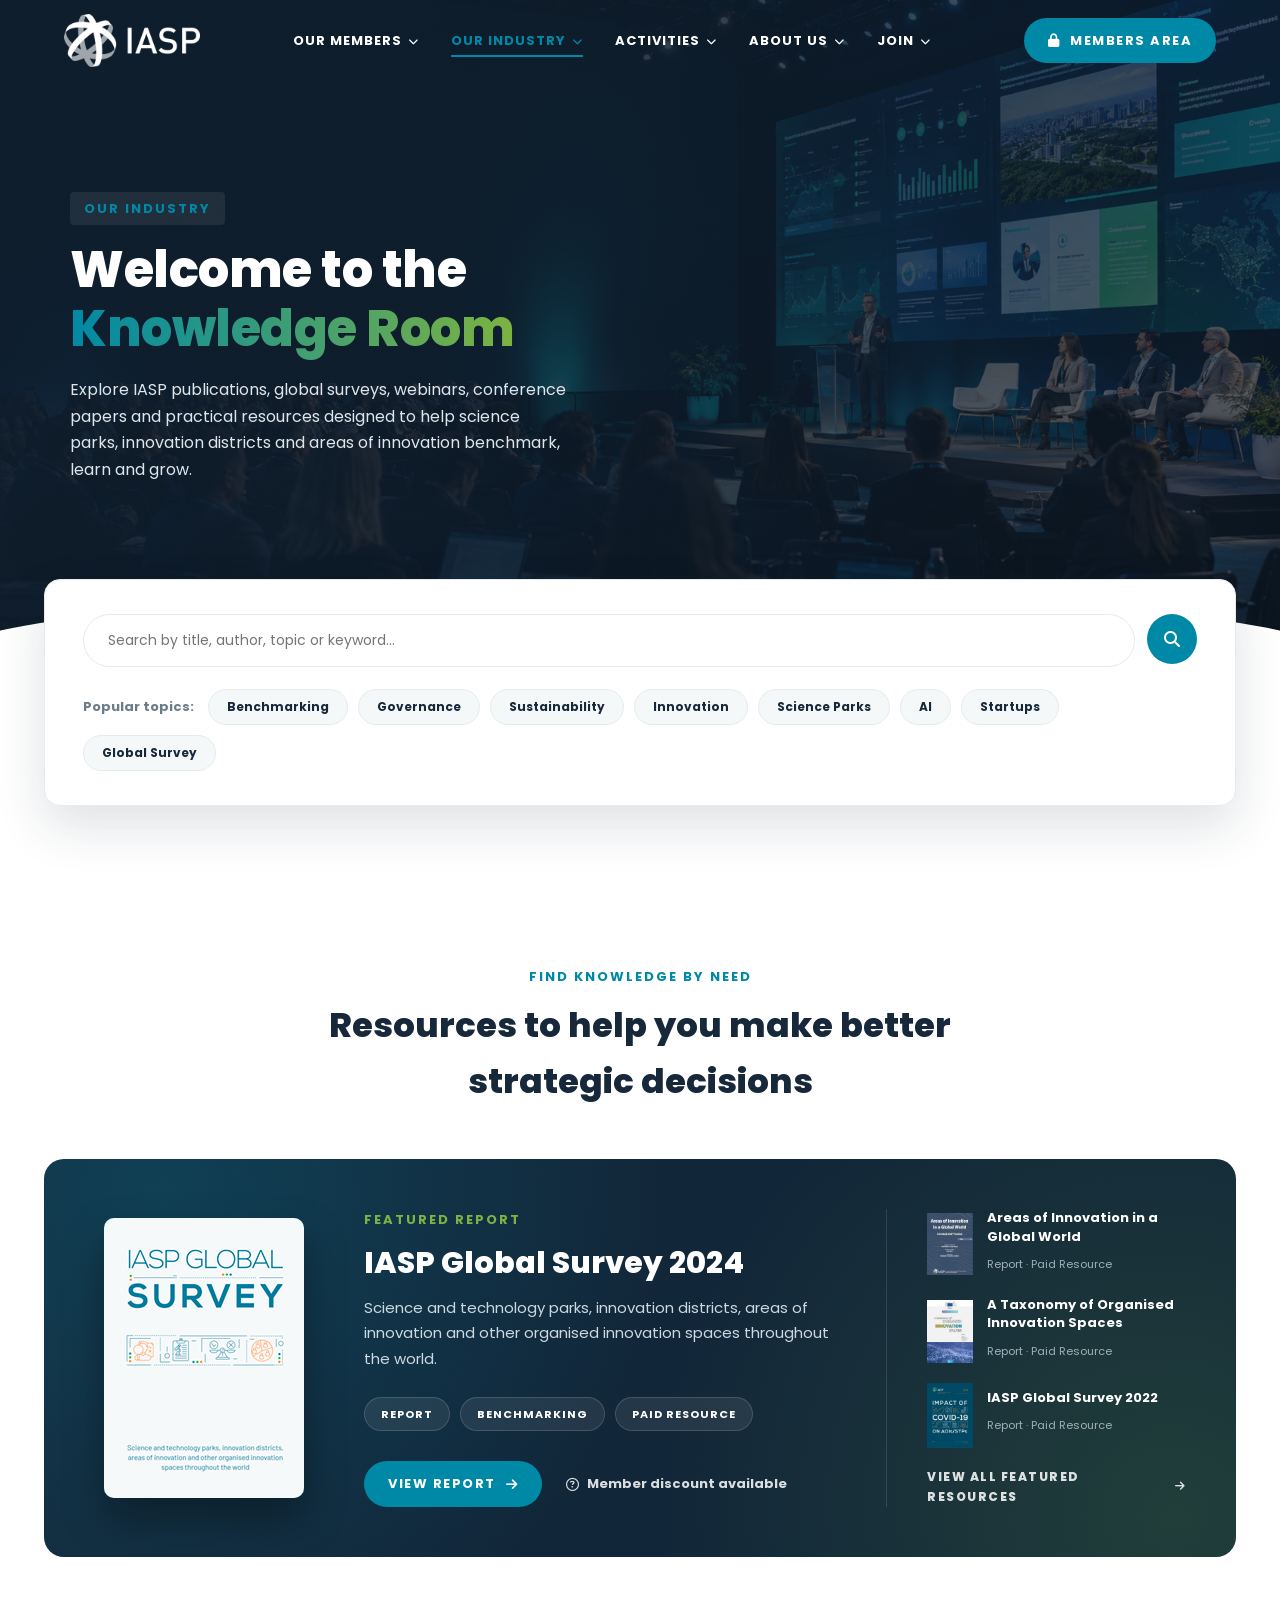
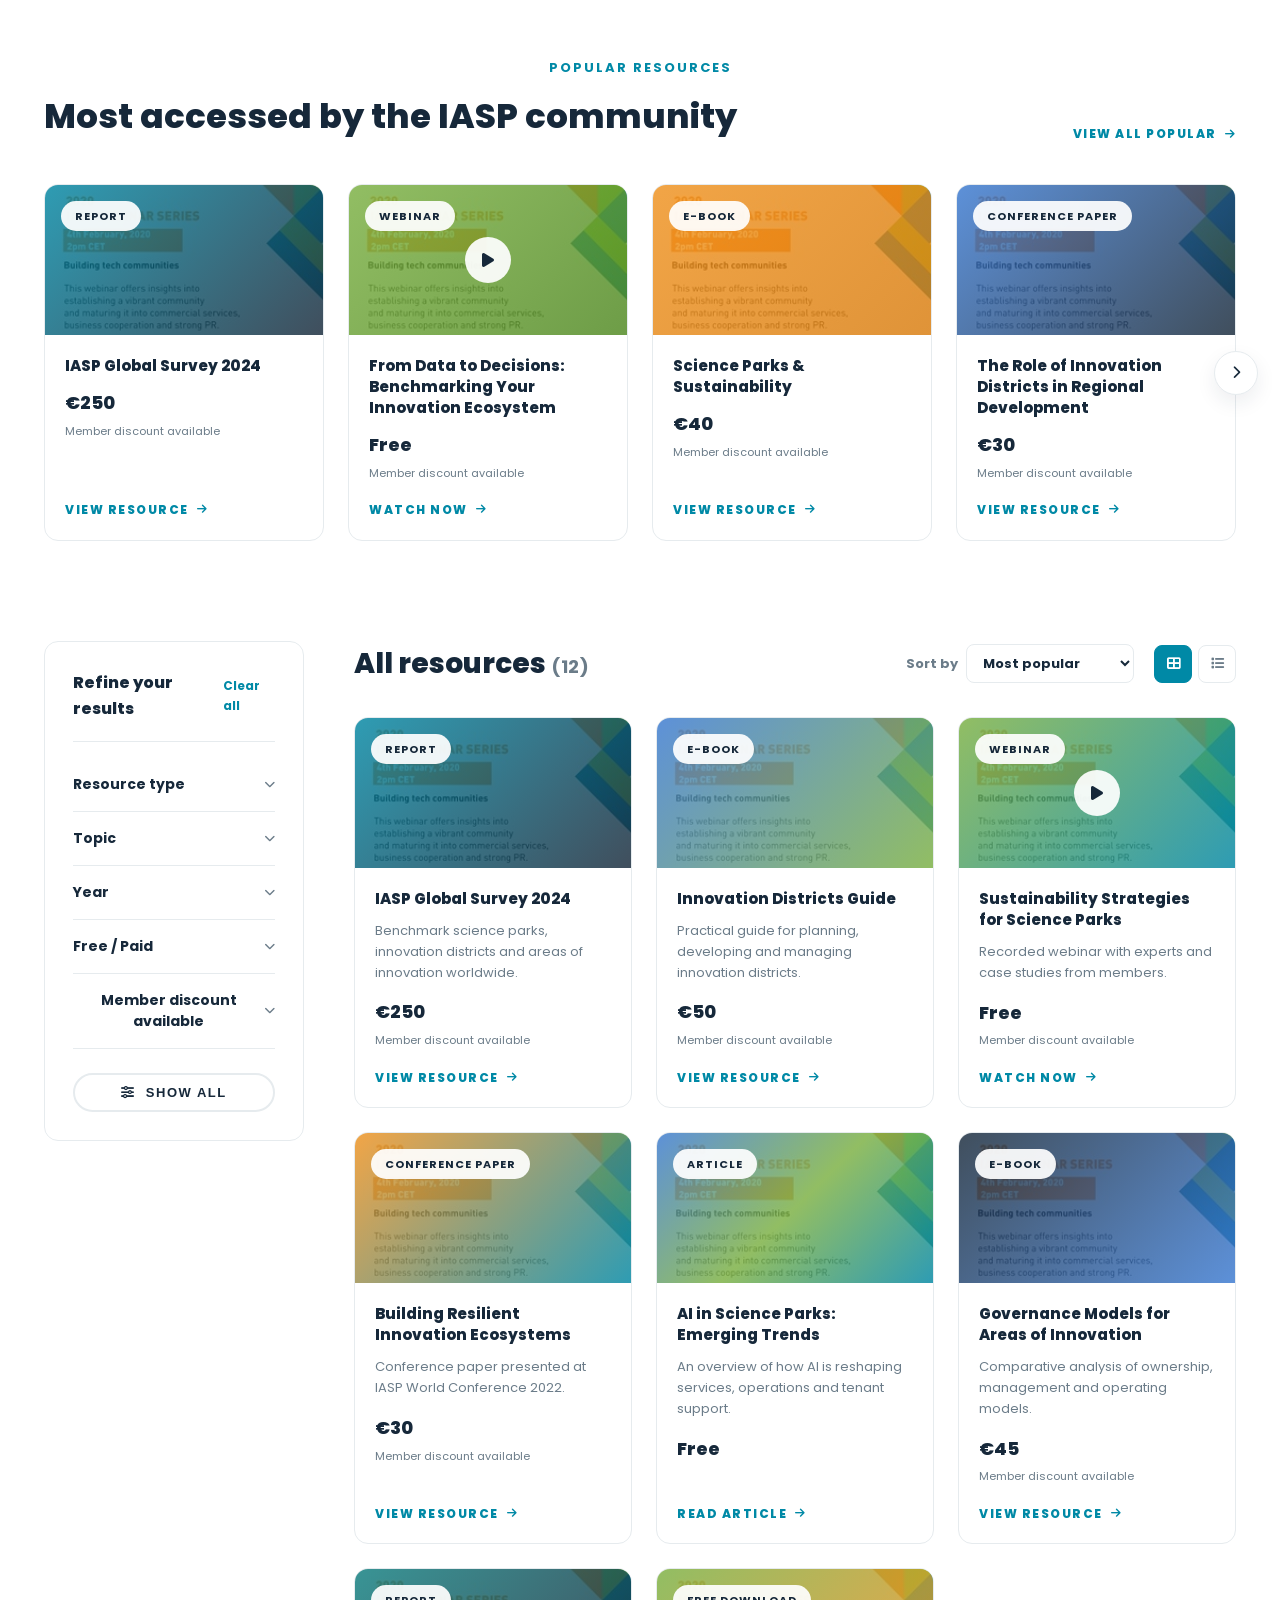
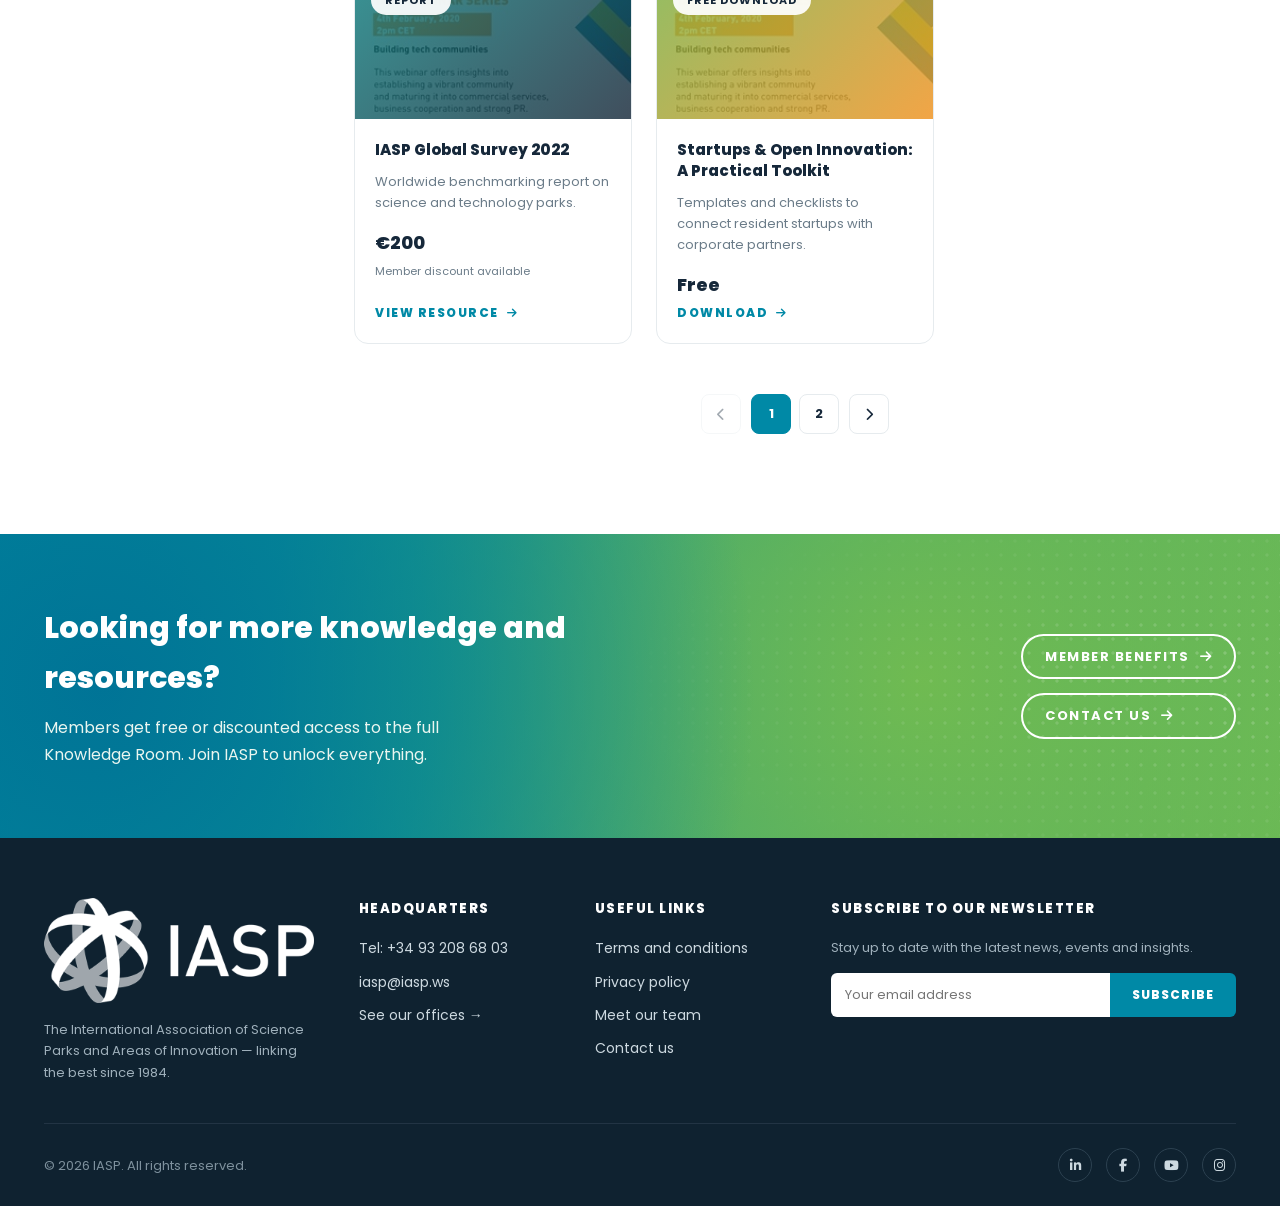
<file: knowledge-room.html>
<!DOCTYPE html>
<html lang="es">
<head>
<meta charset="UTF-8">
<meta name="viewport" content="width=device-width, initial-scale=1.0">
<title>IASP — Knowledge Room</title>
<link rel="icon" type="image/png" href="img/favicon.png">
<link rel="stylesheet" href="https://cdnjs.cloudflare.com/ajax/libs/font-awesome/6.5.1/css/all.min.css">
<link rel="preconnect" href="https://fonts.googleapis.com">
<link rel="preconnect" href="https://fonts.gstatic.com" crossorigin>
<link href="https://fonts.googleapis.com/css2?family=Poppins:wght@400;500;600;700;800&display=swap" rel="stylesheet">

<link rel="stylesheet" href="css/styles.css">
<link rel="stylesheet" href="css/knowledge-room.css">

</head>
<body>

<header>
  <div class="header-inner">
    <a href="index.html" class="logo">
      <img class="logo-on-dark" src="img/iasp-logo-white.png" alt="IASP">
      <img class="logo-on-light" src="img/IASP-logo.png" alt="IASP">
    </a>
    <nav class="main-nav">
      <ul>
        <li class="has-submenu">
          <a class="nav-link" href="/our-members">Our Members <i class="fa-solid fa-chevron-down" style="font-size:10px"></i></a>
          <ul class="submenu">
            <li><a href="/our-members/directory">Directory</a></li>
            <li><a href="/our-members/communities">Communities</a></li>
          </ul>
        </li>
        <li class="has-submenu">
          <a class="nav-link active" href="/our-industry">Our Industry <i class="fa-solid fa-chevron-down" style="font-size:10px"></i></a>
          <ul class="submenu">
            <li><a href="/our-industry/the-role-of-stps-and-areas-of-innovation">The Role of STPs and Areas of Innovation</a></li>
            <li><a href="/our-industry/definitions">Definitions</a></li>
            <li><a href="knowledge-room.html">Knowledge Room</a></li>
            <li><a href="/our-industry/inspiring-solutions">Inspiring Solutions</a></li>
            <li><a href="/our-industry/question-of-the-month">Question of the Month</a></li>
            <li><a href="/our-industry/statistics">Statistics</a></li>
            <li><a href="/our-industry/covid-19-solutions">COVID-19 Solutions</a></li>
          </ul>
        </li>
        <li class="has-submenu">
          <a class="nav-link" href="/activities">Activities <i class="fa-solid fa-chevron-down" style="font-size:10px"></i></a>
          <ul class="submenu">
            <li><a href="/activities/news">News</a></li>
            <li><a href="/activities/blog">Blog</a></li>
            <li><a href="/activities/events">Events</a></li>
            <li><a href="/activities/iasp-world-conference">IASP World Conference</a></li>
            <li><a href="/activities/services">Services</a></li>
            <li><a href="/activities/projects">Projects</a></li>
            <li><a href="/activities/open-opportunities">Open Opportunities</a></li>
          </ul>
        </li>
        <li class="has-submenu">
          <a class="nav-link" href="/about-us">About Us <i class="fa-solid fa-chevron-down" style="font-size:10px"></i></a>
          <ul class="submenu">
            <li><a href="about.html">About IASP</a></li>
            <li><a href="/about-us/board-of-directors">Board of Directors</a></li>
            <li><a href="/about-us/iasp-think-tank">IASP Think Tank</a></li>
            <li><a href="/about-us/partners">Partners</a></li>
            <li><a href="/about-us/our-team">Our Team</a></li>
            <li><a href="/about-us/contact-us">Contact Us</a></li>
          </ul>
        </li>
        <li class="has-submenu">
          <a class="nav-link" href="/join">Join <i class="fa-solid fa-chevron-down" style="font-size:10px"></i></a>
          <ul class="submenu">
            <li><a href="/join/join-iasp">Join IASP</a></li>
            <li><a href="/join/membership-fees">Membership Fees</a></li>
            <li><a href="/join/faq">FAQ</a></li>
            <li><a href="/join/newsletter-signup">Newsletter Signup</a></li>
            <li><a href="/join/app-download">App Download</a></li>
          </ul>
        </li>
      </ul>
      <div class="nav-mobile-extra">
        <a href="#" class="btn btn-teal"><i class="fa-solid fa-lock"></i> Members Area</a>
        <div class="nav-social">
          <a href="#" aria-label="LinkedIn"><i class="fa-brands fa-linkedin-in"></i></a>
          <a href="#" aria-label="Facebook"><i class="fa-brands fa-facebook-f"></i></a>
          <a href="#" aria-label="YouTube"><i class="fa-brands fa-youtube"></i></a>
          <a href="#" aria-label="Instagram"><i class="fa-brands fa-instagram"></i></a>
        </div>
      </div>
    </nav>
    <div class="header-actions">
      <a href="#" class="btn btn-teal" style="padding:10px 22px;"><i class="fa-solid fa-lock"></i> Members Area</a>
      <button class="menu-toggle" aria-label="Abrir menú"><i class="fa-solid fa-bars"></i></button>
    </div>
  </div>
</header>

<!-- ============ HERO ============ -->
<section class="hero hero-knowledge">
  <div class="container">
    <div class="hero-content">
      <span class="label">Our Industry</span>
      <h1>Welcome to the <span class="text-gradient">Knowledge Room</span></h1>
      <p>Explore IASP publications, global surveys, webinars, conference papers and practical resources designed to help science parks, innovation districts and areas of innovation benchmark, learn and grow.</p>
    </div>
  </div>
</section>

<!-- ============ SEARCH MODULE ============ -->
<section class="search-module">
  <div class="container">
    <div class="search-card">
      <form class="search-bar" onsubmit="return false;">
        <input type="text" placeholder="Search by title, author, topic or keyword...">
        <button type="submit" aria-label="Search"><i class="fa-solid fa-magnifying-glass"></i></button>
      </form>
      <div class="topics-row">
        <span class="topics-label">Popular topics:</span>
        <a href="#" class="topic-chip">Benchmarking</a>
        <a href="#" class="topic-chip">Governance</a>
        <a href="#" class="topic-chip">Sustainability</a>
        <a href="#" class="topic-chip">Innovation</a>
        <a href="#" class="topic-chip">Science Parks</a>
        <a href="#" class="topic-chip">AI</a>
        <a href="#" class="topic-chip">Startups</a>
        <a href="#" class="topic-chip">Global Survey</a>
      </div>
    </div>
  </div>
</section>

<!-- ============ FIND KNOWLEDGE BY NEED ============ -->
<section class="find-need">
  <div class="container">
    <span class="label center">Find Knowledge by Need</span>
    <h2>Resources to help you make better strategic decisions</h2>
    <!--<div class="need-grid">
      <div class="need-card need-green">
        <div class="icon-circle"><i class="fa-solid fa-chart-line"></i></div>
        <h3>Benchmark your performance</h3>
        <p>Reports, surveys and data to compare your organisation with global peers.</p>
        <a href="#" class="explore-link">Explore resources <i class="fa-solid fa-arrow-right"></i></a>
      </div>
      <div class="need-card need-blue">
        <div class="icon-circle"><i class="fa-solid fa-landmark"></i></div>
        <h3>Improve governance and management</h3>
        <p>Guides and publications on ownership, operations, services and evaluation.</p>
        <a href="#" class="explore-link">Explore resources <i class="fa-solid fa-arrow-right"></i></a>
      </div>
      <div class="need-card need-teal">
        <div class="icon-circle"><i class="fa-solid fa-globe"></i></div>
        <h3>Understand global trends</h3>
        <p>Insights on innovation, sustainability, digital transformation and emerging sectors.</p>
        <a href="#" class="explore-link">Explore resources <i class="fa-solid fa-arrow-right"></i></a>
      </div>
      <div class="need-card need-orange">
        <div class="icon-circle"><i class="fa-solid fa-people-group"></i></div>
        <h3>Learn from peers</h3>
        <p>Webinars, conference papers and case studies from IASP members worldwide.</p>
        <a href="#" class="explore-link">Explore resources <i class="fa-solid fa-arrow-right"></i></a>
      </div>
    </div>-->
  </div>
</section>

<!-- ============ FEATURED REPORT ============ -->
<section class="featured-report">
  <div class="container">
    <div class="featured-card">
      <div class="featured-cover">
        <div class="cover-mock cover-mock-lg">
          <img src="img/iasp_global_survey.png">
        </div>
      </div>
      <div class="featured-info">
        <span class="label">Featured Report</span>
        <h3>IASP Global Survey 2024</h3>
        <p>Science and technology parks, innovation districts, areas of innovation and other organised innovation spaces throughout the world.</p>
        <div class="tag-row">
          <span class="res-tag">Report</span>
          <span class="res-tag">Benchmarking</span>
          <span class="res-tag">Paid Resource</span>
        </div>
        <div class="featured-actions">
          <a href="#" class="btn btn-teal">View Report <i class="fa-solid fa-arrow-right"></i></a>
          <a href="#" class="member-discount-pill"><i class="fa-regular fa-circle-question"></i> Member discount available</a>
        </div>
      </div>
      <div class="featured-related">
        <a href="#" class="related-item">
          <div class="related-thumb thumb-navy"><img src="img/2017_01_05_AOI_cover.jpg"></div>
          <div class="related-text">
            <h5>Areas of Innovation in a Global World</h5>
            <span>Report &middot; Paid Resource</span>
          </div>
        </a>
        <a href="#" class="related-item">
          <div class="related-thumb thumb-dark"><img src="img/TaxonomyReport_cover.jpg"></div>
          <div class="related-text">
            <h5>A Taxonomy of Organised Innovation Spaces</h5>
            <span>Report &middot; Paid Resource</span>
          </div>
        </a>
        <a href="#" class="related-item">
          <div class="related-thumb thumb-teal"><img src="img/0_1.jpg"></div>
          <div class="related-text">
            <h5>IASP Global Survey 2022</h5>
            <span>Report &middot; Paid Resource</span>
          </div>
        </a>
        <a href="#" class="view-all-link">View all featured resources <i class="fa-solid fa-arrow-right"></i></a>
      </div>
    </div>
  </div>
</section>

<!-- ============ POPULAR RESOURCES ============ -->
<section class="popular-resources">
  <div class="container">
    <span class="label center">Popular Resources</span>
    <div class="section-head-row">
      <h2>Most accessed by the IASP community</h2>
      <a href="#" class="view-all-link">View All Popular <i class="fa-solid fa-arrow-right"></i></a>
    </div>
    <div class="resource-row">
      <button class="carousel-nav carousel-prev" aria-label="Previous resources"><i class="fa-solid fa-chevron-left"></i></button>
      <div class="resource-grid">
        <div class="resource-card">
          <div class="resource-cover cover-survey24"><span class="res-badge">Report</span></div>
          <div class="resource-body">
            <h4>IASP Global Survey 2024</h4>
            <div class="resource-price">€250</div>
            <span class="discount-note">Member discount available</span>
            <a href="#" class="btn-resource">View Resource <i class="fa-solid fa-arrow-right"></i></a>
          </div>
        </div>
        <div class="resource-card">
          <div class="resource-cover cover-webinar"><span class="res-badge">Webinar</span><div class="play-btn"><i class="fa-solid fa-play"></i></div></div>
          <div class="resource-body">
            <h4>From Data to Decisions: Benchmarking Your Innovation Ecosystem</h4>
            <div class="resource-price">Free</div>
            <span class="discount-note">Member discount available</span>
            <a href="#" class="btn-resource">Watch Now <i class="fa-solid fa-arrow-right"></i></a>
          </div>
        </div>
        <div class="resource-card">
          <div class="resource-cover cover-ebook"><span class="res-badge">E-book</span></div>
          <div class="resource-body">
            <h4>Science Parks &amp; Sustainability</h4>
            <div class="resource-price">€40</div>
            <span class="discount-note">Member discount available</span>
            <a href="#" class="btn-resource">View Resource <i class="fa-solid fa-arrow-right"></i></a>
          </div>
        </div>
        <div class="resource-card">
          <div class="resource-cover cover-conference"><span class="res-badge">Conference Paper</span></div>
          <div class="resource-body">
            <h4>The Role of Innovation Districts in Regional Development</h4>
            <div class="resource-price">€30</div>
            <span class="discount-note">Member discount available</span>
            <a href="#" class="btn-resource">View Resource <i class="fa-solid fa-arrow-right"></i></a>
          </div>
        </div>
        <div class="resource-card">
          <div class="resource-cover cover-survey22"><span class="res-badge">Report</span></div>
          <div class="resource-body">
            <h4>IASP Global Survey 2022</h4>
            <div class="resource-price">€200</div>
            <span class="discount-note">Member discount available</span>
            <a href="#" class="btn-resource">View Resource <i class="fa-solid fa-arrow-right"></i></a>
          </div>
        </div>
        <div class="resource-card">
          <div class="resource-cover cover-ai"><span class="res-badge">Article</span></div>
          <div class="resource-body">
            <h4>AI in Science Parks: Emerging Trends</h4>
            <div class="resource-price">Free</div>
            <span class="discount-note">Member discount available</span>
            <a href="#" class="btn-resource">Read Article <i class="fa-solid fa-arrow-right"></i></a>
          </div>
        </div>
        <div class="resource-card">
          <div class="resource-cover cover-toolkit"><span class="res-badge">Free Download</span></div>
          <div class="resource-body">
            <h4>Startups &amp; Open Innovation: A Practical Toolkit</h4>
            <div class="resource-price">Free</div>
            <span class="discount-note">Member discount available</span>
            <a href="#" class="btn-resource">Download <i class="fa-solid fa-arrow-right"></i></a>
          </div>
        </div>
      </div>
      <button class="carousel-nav carousel-next" aria-label="Next resources"><i class="fa-solid fa-chevron-right"></i></button>
    </div>
  </div>
</section>

<!-- ============ ALL RESOURCES ============ -->
<section class="all-resources">
  <div class="container">
    <div class="resources-layout">
      <aside class="filters-sidebar">
        <div class="filters-head">
          <h3>Refine your results</h3>
          <a href="#" class="clear-all">Clear all</a>
        </div>
        <div class="filter-group">
          <button class="filter-toggle" type="button">Resource type <i class="fa-solid fa-chevron-down"></i></button>
          <div class="filter-options">
            <label class="filter-check"><input type="checkbox" data-filter="type" value="report"> Reports &amp; surveys</label>
            <label class="filter-check"><input type="checkbox" data-filter="type" value="ebook"> E-books &amp; publications</label>
            <label class="filter-check"><input type="checkbox" data-filter="type" value="webinar"> Webinars</label>
            <label class="filter-check"><input type="checkbox" data-filter="type" value="conference"> Conference papers</label>
            <label class="filter-check"><input type="checkbox" data-filter="type" value="article"> Articles &amp; knowledge pieces</label>
            <label class="filter-check"><input type="checkbox" data-filter="type" value="free-download"> Free downloads</label>
          </div>
        </div>
        <div class="filter-group">
          <button class="filter-toggle" type="button">Topic <i class="fa-solid fa-chevron-down"></i></button>
          <div class="filter-options">
            <label class="filter-check"><input type="checkbox" data-filter="topic" value="benchmarking"> Benchmarking</label>
            <label class="filter-check"><input type="checkbox" data-filter="topic" value="governance"> Governance</label>
            <label class="filter-check"><input type="checkbox" data-filter="topic" value="sustainability"> Sustainability</label>
            <label class="filter-check"><input type="checkbox" data-filter="topic" value="open-innovation"> Open Innovation</label>
            <label class="filter-check"><input type="checkbox" data-filter="topic" value="science-parks"> Science Parks</label>
            <label class="filter-check"><input type="checkbox" data-filter="topic" value="ai"> AI</label>
            <label class="filter-check"><input type="checkbox" data-filter="topic" value="startups"> Startups</label>
            <label class="filter-check"><input type="checkbox" data-filter="topic" value="global-survey"> Global Survey</label>
          </div>
        </div>
        <div class="filter-group">
          <button class="filter-toggle" type="button">Year <i class="fa-solid fa-chevron-down"></i></button>
          <div class="filter-options">
            <label class="filter-check"><input type="checkbox" data-filter="year" value="2024"> 2024</label>
            <label class="filter-check"><input type="checkbox" data-filter="year" value="2023"> 2023</label>
            <label class="filter-check"><input type="checkbox" data-filter="year" value="2022"> 2022</label>
            <label class="filter-check"><input type="checkbox" data-filter="year" value="2021"> 2021</label>
            <label class="filter-check"><input type="checkbox" data-filter="year" value="2020"> 2020</label>
          </div>
        </div>
        <div class="filter-group">
          <button class="filter-toggle" type="button">Free / Paid <i class="fa-solid fa-chevron-down"></i></button>
          <div class="filter-options">
            <label class="filter-check"><input type="checkbox" data-filter="price" value="free"> Free</label>
            <label class="filter-check"><input type="checkbox" data-filter="price" value="paid"> Paid</label>
          </div>
        </div>
        <div class="filter-group">
          <button class="filter-toggle" type="button">Member discount available <i class="fa-solid fa-chevron-down"></i></button>
          <div class="filter-options">
            <label class="filter-check"><input type="checkbox" data-filter="discount" value="yes"> Only show resources with member discount</label>
          </div>
        </div>
        <button class="btn btn-outline-dark more-filters" type="button"><i class="fa-solid fa-sliders"></i> <span class="more-filters-label">Show all</span></button>
      </aside>

      <div class="resources-main">
        <div class="resources-head">
          <h2>All resources <span class="results-count" id="resultsCount">(12)</span></h2>
          <div class="resources-controls">
            <label class="sort-by">Sort by
              <select id="sortSelect">
                <option value="popular">Most popular</option>
                <option value="newest">Newest</option>
                <option value="price-asc">Price: low to high</option>
                <option value="price-desc">Price: high to low</option>
              </select>
            </label>
            <div class="view-toggle">
              <button class="active" data-view="grid" type="button" aria-label="Grid view"><i class="fa-solid fa-table-cells-large"></i></button>
              <button data-view="list" type="button" aria-label="List view"><i class="fa-solid fa-list"></i></button>
            </div>
          </div>
        </div>

        <div class="resources-grid" id="resourcesGrid">
          <div class="resource-card" data-type="report" data-topic="benchmarking global-survey" data-year="2024" data-price="250" data-discount="yes">
            <div class="resource-cover cover-survey24"><span class="res-badge">Report</span></div>
            <div class="resource-body">
              <h4>IASP Global Survey 2024</h4>
              <p>Benchmark science parks, innovation districts and areas of innovation worldwide.</p>
              <div class="resource-price">€250</div>
              <span class="discount-note">Member discount available</span>
              <a href="#" class="btn-resource">View Resource <i class="fa-solid fa-arrow-right"></i></a>
            </div>
          </div>
          <div class="resource-card" data-type="ebook" data-topic="science-parks governance" data-year="2023" data-price="50" data-discount="yes">
            <div class="resource-cover cover-districts"><span class="res-badge">E-book</span></div>
            <div class="resource-body">
              <h4>Innovation Districts Guide</h4>
              <p>Practical guide for planning, developing and managing innovation districts.</p>
              <div class="resource-price">€50</div>
              <span class="discount-note">Member discount available</span>
              <a href="#" class="btn-resource">View Resource <i class="fa-solid fa-arrow-right"></i></a>
            </div>
          </div>
          <div class="resource-card" data-type="webinar" data-topic="sustainability science-parks" data-year="2024" data-price="0" data-discount="yes">
            <div class="resource-cover cover-wind"><span class="res-badge">Webinar</span><div class="play-btn"><i class="fa-solid fa-play"></i></div></div>
            <div class="resource-body">
              <h4>Sustainability Strategies for Science Parks</h4>
              <p>Recorded webinar with experts and case studies from members.</p>
              <div class="resource-price">Free</div>
              <span class="discount-note">Member discount available</span>
              <a href="#" class="btn-resource">Watch Now <i class="fa-solid fa-arrow-right"></i></a>
            </div>
          </div>
          <div class="resource-card" data-type="conference" data-topic="open-innovation startups" data-year="2022" data-price="30" data-discount="yes">
            <div class="resource-cover cover-resilient"><span class="res-badge">Conference Paper</span></div>
            <div class="resource-body">
              <h4>Building Resilient Innovation Ecosystems</h4>
              <p>Conference paper presented at IASP World Conference 2022.</p>
              <div class="resource-price">€30</div>
              <span class="discount-note">Member discount available</span>
              <a href="#" class="btn-resource">View Resource <i class="fa-solid fa-arrow-right"></i></a>
            </div>
          </div>
          <div class="resource-card" data-type="article" data-topic="ai science-parks" data-year="2024" data-price="0" data-discount="no">
            <div class="resource-cover cover-ai"><span class="res-badge">Article</span></div>
            <div class="resource-body">
              <h4>AI in Science Parks: Emerging Trends</h4>
              <p>An overview of how AI is reshaping services, operations and tenant support.</p>
              <div class="resource-price">Free</div>
              <a href="#" class="btn-resource">Read Article <i class="fa-solid fa-arrow-right"></i></a>
            </div>
          </div>
          <div class="resource-card" data-type="ebook" data-topic="governance science-parks" data-year="2021" data-price="45" data-discount="yes">
            <div class="resource-cover cover-governance"><span class="res-badge">E-book</span></div>
            <div class="resource-body">
              <h4>Governance Models for Areas of Innovation</h4>
              <p>Comparative analysis of ownership, management and operating models.</p>
              <div class="resource-price">€45</div>
              <span class="discount-note">Member discount available</span>
              <a href="#" class="btn-resource">View Resource <i class="fa-solid fa-arrow-right"></i></a>
            </div>
          </div>
          <div class="resource-card" data-type="report" data-topic="benchmarking global-survey" data-year="2022" data-price="200" data-discount="yes">
            <div class="resource-cover cover-survey22"><span class="res-badge">Report</span></div>
            <div class="resource-body">
              <h4>IASP Global Survey 2022</h4>
              <p>Worldwide benchmarking report on science and technology parks.</p>
              <div class="resource-price">€200</div>
              <span class="discount-note">Member discount available</span>
              <a href="#" class="btn-resource">View Resource <i class="fa-solid fa-arrow-right"></i></a>
            </div>
          </div>
          <div class="resource-card" data-type="free-download" data-topic="startups open-innovation" data-year="2023" data-price="0" data-discount="no">
            <div class="resource-cover cover-toolkit"><span class="res-badge">Free Download</span></div>
            <div class="resource-body">
              <h4>Startups &amp; Open Innovation: A Practical Toolkit</h4>
              <p>Templates and checklists to connect resident startups with corporate partners.</p>
              <div class="resource-price">Free</div>
              <a href="#" class="btn-resource">Download <i class="fa-solid fa-arrow-right"></i></a>
            </div>
          </div>
          <div class="resource-card" data-type="webinar" data-topic="benchmarking ai" data-year="2024" data-price="0" data-discount="yes">
            <div class="resource-cover cover-webinar"><span class="res-badge">Webinar</span><div class="play-btn"><i class="fa-solid fa-play"></i></div></div>
            <div class="resource-body">
              <h4>From Data to Decisions: Benchmarking Your Innovation Ecosystem</h4>
              <p>Live session recording on using data and AI for benchmarking.</p>
              <div class="resource-price">Free</div>
              <span class="discount-note">Member discount available</span>
              <a href="#" class="btn-resource">Watch Now <i class="fa-solid fa-arrow-right"></i></a>
            </div>
          </div>
          <div class="resource-card" data-type="report" data-topic="science-parks benchmarking" data-year="2020" data-price="60" data-discount="yes">
            <div class="resource-cover cover-taxonomy"><span class="res-badge">Report</span></div>
            <div class="resource-body">
              <h4>A Taxonomy of Organised Innovation Spaces</h4>
              <p>A shared framework and terminology for areas of innovation worldwide.</p>
              <div class="resource-price">€60</div>
              <span class="discount-note">Member discount available</span>
              <a href="#" class="btn-resource">View Resource <i class="fa-solid fa-arrow-right"></i></a>
            </div>
          </div>
          <div class="resource-card" data-type="conference" data-topic="governance science-parks" data-year="2022" data-price="30" data-discount="yes">
            <div class="resource-cover cover-conference"><span class="res-badge">Conference Paper</span></div>
            <div class="resource-body">
              <h4>The Role of Innovation Districts in Regional Development</h4>
              <p>Conference paper presented at IASP World Conference 2022.</p>
              <div class="resource-price">€30</div>
              <span class="discount-note">Member discount available</span>
              <a href="#" class="btn-resource">View Resource <i class="fa-solid fa-arrow-right"></i></a>
            </div>
          </div>
          <div class="resource-card" data-type="free-download" data-topic="sustainability science-parks" data-year="2024" data-price="0" data-discount="no">
            <div class="resource-cover cover-checklist"><span class="res-badge">Free Download</span></div>
            <div class="resource-body">
              <h4>Sustainability Checklist for Science Parks</h4>
              <p>A quick self-assessment checklist to start your sustainability journey.</p>
              <div class="resource-price">Free</div>
              <a href="#" class="btn-resource">Download <i class="fa-solid fa-arrow-right"></i></a>
            </div>
          </div>
        </div>

        <p class="no-results" id="noResults">No resources match the selected filters. Try adjusting or clearing them.</p>

        <div class="pagination" id="pagination">
          <button class="page-nav" id="prevPage" type="button" aria-label="Previous page"><i class="fa-solid fa-chevron-left"></i></button>
          <div class="page-numbers" id="pageNumbers"></div>
          <button class="page-nav" id="nextPage" type="button" aria-label="Next page"><i class="fa-solid fa-chevron-right"></i></button>
        </div>
      </div>
    </div>
  </div>
</section>

<!-- ============ FINAL CTA ============ -->
<section class="cta">
  <div class="container">
    <div>
      <h2>Looking for more knowledge and resources?</h2>
      <p>Members get free or discounted access to the full Knowledge Room. Join IASP to unlock everything.</p>
    </div>
    <div class="cta-buttons">
      <a href="members-benefits.html" class="btn btn-outline-white">Member Benefits <i class="fa-solid fa-arrow-right"></i></a>
      <a href="#" class="btn btn-outline-white">Contact Us <i class="fa-solid fa-arrow-right"></i></a>
    </div>
  </div>
</section>

<footer>
  <div class="container">
    <div class="footer-grid">
      <div>
        <a href="index.html" class="logo">
          <img src="img/iasp-logo-white.png">
        </a>
        <p class="footer-desc">The International Association of Science Parks and Areas of Innovation — linking the best since 1984.</p>
      </div>
      <div>
        <h4>Headquarters</h4>
        <ul>
          <li>Tel: +34 93 208 68 03</li>
          <li>iasp@iasp.ws</li>
          <li><a href="#">See our offices →</a></li>
        </ul>
      </div>
      <div>
        <h4>Useful Links</h4>
        <ul>
          <li><a href="#">Terms and conditions</a></li>
          <li><a href="#">Privacy policy</a></li>
          <li><a href="#">Meet our team</a></li>
          <li><a href="#">Contact us</a></li>
        </ul>
      </div>
      <div>
        <h4>Subscribe to our Newsletter</h4>
        <p style="font-size:13px;color:#9fb0bb;">Stay up to date with the latest news, events and insights.</p>
        <form class="newsletter-form">
          <input type="email" placeholder="Your email address" required>
          <button type="submit">Subscribe</button>
        </form>
      </div>
    </div>
    <div class="footer-bottom">
      <span>© 2026 IASP. All rights reserved.</span>
      <div class="social-icons">
        <a href="#"><i class="fa-brands fa-linkedin-in"></i></a>
        <a href="#"><i class="fa-brands fa-facebook-f"></i></a>
        <a href="#"><i class="fa-brands fa-youtube"></i></a>
        <a href="#"><i class="fa-brands fa-instagram"></i></a>
      </div>

    </div>
  </div>
</footer>

<script src="js/script.js"></script>
<script src="js/knowledge-room.js"></script>
</body>
</html>
</file>
<file: css/styles.css>
:root{
  --teal:#0089A6;
  --teal-dark:#0d7f80;
  --navy:#16283a;
  --green:#7cb342;
  --orange:#f4941e;
  --bg-light:#f5f8f9;
  --bg-blue:#eaf2f5;
  --bg-green:#eef5e8;
  --bg-teal:#e7f4f3;
  --bg-cream:#fbf1e7;
  --text-dark:#16283a;
  --text-muted:#6b7c89;
  --border-color:#e6ebee;
  --glow-teal:rgba(0,137,166,.35);
  --glow-green:rgba(124,179,66,.32);
  --glow-orange:rgba(244,148,30,.32);
  --header-h:82px;
}

/* ---- 1080p (≤1920×1080) ---- */
@media (max-height:1080px) and (min-width:1280px){
  :root{
    --header-h:82px;
  }
}

/* ---- 1440p (≥2560px width o ≥1440px height) ---- */
@media (min-height:1081px),(min-width:2560px){
  :root{
    --header-h:92px;
  }
}

/* ---------- Decorative background utilities (tech / network look) ---------- */
.dot-grid-bg{position:relative;isolation:isolate;}
.dot-grid-bg::before{
  content:'';position:absolute;inset:0;z-index:0;pointer-events:none;
  background-image:radial-gradient(circle, rgb(181 181 181 / 16%) 1.6px, transparent 1.8px);
  background-size:30px 30px;
  mask-image:radial-gradient(ellipse 75% 70% at 50% 40%, #000 40%, transparent 100%);
}
.dot-grid-bg > .container{position:relative;z-index:1;}

.mesh-bg{position:relative;isolation:isolate;}
.mesh-bg::before{
  content:'';position:absolute;inset:0;z-index:0;pointer-events:none;
  background:
    radial-gradient(circle at 10% 15%, rgba(0,137,166,.10), transparent 40%),
    radial-gradient(circle at 90% 10%, rgba(124,179,66,.10), transparent 45%),
    radial-gradient(circle at 50% 100%, rgba(244,148,30,.08), transparent 40%);
}
.mesh-bg > .container{position:relative;z-index:1;}

/* Gradient text accent */
.text-gradient{
  background:linear-gradient(90deg, var(--teal), var(--green));
  -webkit-background-clip:text;background-clip:text;color:transparent;
}

/* Gradient-border reveal on hover (used by cards) */
.gradient-ring{position:relative;}
.gradient-ring::after{
  content:'';position:absolute;inset:0;border-radius:inherit;
  background:linear-gradient(135deg, var(--teal), var(--green), var(--orange)) border-box;
  -webkit-mask:linear-gradient(#fff 0 0) padding-box, linear-gradient(#fff 0 0);
  -webkit-mask-composite:xor;mask-composite:exclude;
  border:2px solid transparent;
  opacity:0;transition:opacity .35s ease;pointer-events:none;
}
.gradient-ring:hover::after{opacity:1;}
*{margin:0;padding:0;box-sizing:border-box;}
body{font-family:'Poppins','Helvetica Neue',Arial,sans-serif;color:var(--text-dark);line-height:1.65;background:#fff;}
img{max-width:100%;display:block;}
a{text-decoration:none;color:inherit;}
ul{list-style:none;}
.container{max-width:1240px;margin:0 auto;padding:0 24px;}
.label{font-size:13px;font-weight:700;letter-spacing:2px;color:var(--teal);text-transform:uppercase;}

/* Buttons */
.btn{display:inline-flex;align-items:center;gap:10px;padding:10px 22px;border-radius:30px;font-size:13px;font-weight:700;letter-spacing:1.5px;text-transform:uppercase;border:2px solid transparent;cursor:pointer;transition:background .25s ease,color .25s ease,border-color .25s ease,transform .25s ease,box-shadow .25s ease;}
.btn:hover{transform:translateY(-3px);box-shadow:0 10px 22px rgba(20,40,60,.16);}
.btn:active{transform:translateY(-1px);box-shadow:0 4px 10px rgba(20,40,60,.14);}
.btn i{transition:transform .25s ease;}
.btn:hover i{transform:translateX(4px);}
.btn-green{background:var(--green);color:#fff;}
.btn-green:hover{background:#699e22;}
.btn-outline-white{border-color:#fff;color:#fff;background:transparent;}
.btn-outline-white:hover{background:#fff;color:var(--navy);}
.btn-orange{background:var(--orange);color:#fff;}
.btn-orange:hover{background:#dd7e0c;}
.btn-teal{background:var(--teal);color:#fff;}
.btn-teal:hover{background:var(--teal-dark);}

/* Header */
header{
  position:fixed;top:0;left:0;right:0;z-index:1000;
  background:transparent;border-bottom:1px solid transparent;
  transition:background .35s ease,border-color .35s ease,box-shadow .35s ease;
}
header.scrolled,
header.menu-open{
  background:#fff;border-bottom-color:var(--border-color);
  box-shadow:0 4px 16px rgba(20,40,60,.08);
}
header.menu-open{transition:none;}
body{padding-top:var(--header-h);}
.header-inner{display:flex;align-items:center;justify-content:space-between;padding:14px 24px;max-width:1200px;margin:0 auto;}
.logo{display:flex;align-items:center;gap:10px;font-weight:800;font-size:22px;color:var(--navy);max-width: 270px;}
.logo .logo-icon{width:34px;height:34px;border-radius:50%;background:conic-gradient(var(--teal),var(--green),var(--orange),var(--teal));display:flex;align-items:center;justify-content:center;}
.logo .logo-icon i{color:#fff;font-size:14px;}
.logo small{display:block;font-size:9px;font-weight:500;letter-spacing:1px;color:var(--text-muted);text-transform:uppercase;}

/* Logo swap: white version while header is transparent, color version once scrolled */
.logo .logo-on-light,
.logo .logo-on-dark{height:53px;width:auto;display:block;}
.logo .logo-on-light{display:none;}
.logo .logo-on-dark{display:block;}
header.scrolled .logo .logo-on-light,
header.menu-open .logo .logo-on-light{display:block;}
header.scrolled .logo .logo-on-dark,
header.menu-open .logo .logo-on-dark{display:none;}

nav.main-nav{display:flex;align-items:center;gap:32px;}
nav.main-nav ul{display:flex;gap:32px;align-items:center;}
nav.main-nav ul li{position:relative;}
nav.main-nav a.nav-link{position:relative;font-size:13px;font-weight:700;letter-spacing:1px;text-transform:uppercase;color:#fff;display:flex;align-items:center;gap:6px;transition:color .25s ease;}
header.scrolled nav.main-nav a.nav-link{color:var(--navy);}
header.scrolled nav.main-nav a.nav-link.active{color:var(--teal);}
nav.main-nav a.nav-link:hover{color:var(--teal);}
nav.main-nav a.nav-link::after{content:'';position:absolute;left:0;right:0;bottom:-6px;height:2px;background:var(--teal);transform:scaleX(0);transform-origin:left;transition:transform .3s ease;}
nav.main-nav a.nav-link:hover::after,
nav.main-nav a.nav-link.active::after{transform:scaleX(1);}
.header-actions{display:flex;align-items:center;gap:16px;}
.menu-toggle{display:none;background:none;border:none;font-size:22px;color:#fff;cursor:pointer;padding:6px;transition:color .25s ease;}
header.scrolled .menu-toggle,
header.menu-open .menu-toggle{color:var(--navy);}

/* Dropdown submenus */
.has-submenu > a .fa-chevron-down{transition:transform .3s ease;}
.has-submenu:hover > a .fa-chevron-down,
.has-submenu.submenu-open > a .fa-chevron-down{transform:rotate(180deg);}
.submenu{
  position:absolute;top:calc(100% + 14px);left:0;min-width:230px;
  display:flex!important;flex-direction:column;align-items:stretch!important;gap:2px!important;
  background:#fff;border-radius:10px;border:1px solid var(--border-color);
  box-shadow:0 18px 40px rgba(20,40,60,.14);padding:10px;list-style:none;
  opacity:0;visibility:hidden;transform:translateY(10px);
  transition:opacity .25s ease,transform .25s ease,visibility .25s ease;
  z-index:200;
}
.has-submenu:hover > .submenu,
.has-submenu.submenu-open > .submenu{
  opacity:1;visibility:visible;transform:translateY(0);
}
.submenu li{position:static;}
.submenu a{
  display:block;padding:10px 14px;border-radius:6px;
  font-size:13px;font-weight:600;letter-spacing:normal;text-transform:none;
  color:var(--text-dark);transition:background .2s ease,color .2s ease,padding-left .2s ease;
}
.submenu a::after{display:none;}
.submenu a:hover{background:var(--bg-light);color:var(--teal);padding-left:20px;}

/* Mobile-only nav extras (Members Area + social) */
.nav-mobile-extra{display:none;}

/* Hero */
.hero{position:relative;overflow:hidden;min-height:560px;display:flex;align-items:center;color:#fff;background:linear-gradient(120deg, rgb(15 30 45 / 100%), rgba(15, 30, 45, .65)), url(../img/img-hero2.png) 50% 25% / cover no-repeat;margin-top:calc(-1 * var(--header-h));padding-top:var(--header-h);}
.hero-content{position:relative;z-index:2;padding:110px 0 170px;max-width:620px;}
.hero-content .label{color:var(--teal);background:rgba(255,255,255,.08);display:inline-block;padding:6px 14px;border-radius:4px;margin-bottom:16px;}
.hero-content h1{font-size:50px;font-weight:800;line-height:1.18;letter-spacing:-.5px;margin-bottom:18px;}
.hero-content p{font-size:16px;color:#dde6ec;margin-bottom:30px;max-width:500px;}
.hero-buttons{display:flex;gap:16px;flex-wrap:wrap;}
.hero::before {
    content: '';
    position: absolute;
    left: -2%;
    right: -2%;
    bottom: -1px;
    height: 48px;
    background: #fff;
    border-radius: 50% 50% 0 0 / 100% 100% 0 0;
    z-index: 3;
    pointer-events: none;
}
/* Animated mesh-gradient overlay (tech / network atmosphere) */
.hero::after{
  content:'';position:absolute;inset:0;z-index:1;pointer-events:none;
  /*background:
    radial-gradient(circle at 22% 28%, rgba(0,137,166,.40), transparent 35%),
    radial-gradient(circle at 82% 70%, rgba(124,179,66,.28), transparent 42%),
    radial-gradient(circle at 60% 5%, rgba(244,148,30,.18), transparent 35%);*/
  mix-blend-mode:screen;
  animation:meshDrift 18s ease-in-out infinite alternate;
}
@keyframes meshDrift{
  from{transform:translate3d(0,0,0) scale(1);}
  to{transform:translate3d(-30px,18px,0) scale(1.08);}
}

/* Decorative network-of-nodes overlay */
.hero-network{position:absolute;top:0;right:-6%;width:58%;height:100%;z-index:1;opacity:.6;pointer-events:none;}
.hero-network svg{width:100%;height:100%;}
.hero-network .hn-lines{stroke-dasharray:6 8;animation:hnDash 40s linear infinite;}
@keyframes hnDash{to{stroke-dashoffset:-600;}}
.hero-network .hn-nodes circle{animation:hnPulse 3.2s ease-in-out infinite;transform-box:fill-box;transform-origin:center;filter:drop-shadow(0 0 6px rgba(0,137,166,.7));}
.hero-network .hn-nodes circle:nth-child(2){animation-delay:.35s;}
.hero-network .hn-nodes circle:nth-child(3){animation-delay:.7s;}
.hero-network .hn-nodes circle:nth-child(4){animation-delay:1.05s;}
.hero-network .hn-nodes circle:nth-child(5){animation-delay:1.4s;}
.hero-network .hn-nodes circle:nth-child(6){animation-delay:1.75s;}
.hero-network .hn-nodes circle:nth-child(7){animation-delay:2.1s;}
@keyframes hnPulse{0%,100%{opacity:.55;transform:scale(1);}50%{opacity:1;transform:scale(1.5);}}
@media (max-width:980px){.hero-network{display:none;}}

/* Pulsing glow on the primary hero CTA */
@keyframes ctaPulse{
  0%,100%{box-shadow:0 0 0 0 rgba(124,179,66,.0);}
  50%{box-shadow:0 0 0 10px rgba(124,179,66,.16);}
}
.hero-buttons .btn-green{animation:ctaPulse 2.6s ease-in-out infinite;}

/* Hero entrance animation */
@keyframes heroFadeUp{from{opacity:0;transform:translateY(28px);}to{opacity:1;transform:translateY(0);}}
.hero-content .label,.hero-content h1,.hero-content p,.hero-content .hero-buttons{
  opacity:0;
  animation:heroFadeUp .8s cubic-bezier(.22,1,.36,1) forwards;
}
.hero-content .label{animation-delay:.05s;}
.hero-content h1{animation-delay:.18s;}
.hero-content p{animation-delay:.32s;}
.hero-content .hero-buttons{animation-delay:.46s;}
.hero .container,.conference .container {position: relative;
    left: -250px;}

/* Stats */
.stats-wrap{margin-top:-90px;position:relative;z-index:5;}
.stats{background:#fff;border-radius:16px;box-shadow:0 15px 40px rgba(20,40,60,.12);display:grid;grid-template-columns:repeat(4,1fr);padding:36px 20px;}
.stat{text-align:center;padding:0 16px;border-right:1px solid var(--border-color);opacity: 0; transform: translateY(18px);  transition: opacity 0.55s ease, transform 0.55s ease;}
.stat:last-child{border-right:none;}
.stat.visible {
  opacity: 1;
  transform: translateY(0);
}
.stat i{font-size:28px;color:var(--teal);margin-bottom:10px;}
.stat .num{font-size:32px;font-weight:800;color:var(--navy);}
.stat .desc{font-size:11px;letter-spacing:1.5px;color:var(--text-muted);text-transform:uppercase;margin-top:4px;}
.stat img{    width: 50px;
    display: inline-block;  }

/* Why IASP */
.why{padding:110px 0 80px;text-align:center;}
.why h2{font-size:34px;font-weight:800;margin:10px 0 50px;}
.why-cards{display:grid;grid-template-columns:repeat(4,1fr);gap:24px;}
.why-card{position:relative;border-radius:14px;padding:34px 24px;text-align:center;transition:transform .4s ease,box-shadow .4s ease;}
.why-card:hover{transform:translateY(-8px);box-shadow:0 18px 36px rgba(20,40,60,.10);}
.why-card::after{
  content:'';position:absolute;inset:0;border-radius:14px;
  /*background:linear-gradient(135deg, var(--teal), var(--green), var(--orange)) border-box;*/
  -webkit-mask:linear-gradient(#fff 0 0) padding-box, linear-gradient(#fff 0 0);
  -webkit-mask-composite:xor;mask-composite:exclude;
  border:2px solid transparent;
  opacity:0;transition:opacity .35s ease;pointer-events:none;
}
.why-card:hover::after{opacity:1;}
.why-card:nth-child(1){background:var(--bg-green);}
.why-card:nth-child(2){background:var(--bg-blue);}
.why-card:nth-child(3){background:var(--bg-teal);}
.why-card:nth-child(4){background:var(--bg-cream);}
.why-card .icon-circle{width:54px;height:54px;border-radius:50%;background:#fff;display:flex;align-items:center;justify-content:center;margin-bottom:20px;font-size:22px;box-shadow:0 4px 10px rgba(0,0,0,.05);}
.why-card:nth-child(1) .icon-circle{color:var(--green);}
.why-card:nth-child(2) .icon-circle{color:#3a7bd5;}
.why-card:nth-child(3) .icon-circle{color:var(--teal);}
.why-card:nth-child(4) .icon-circle{color:var(--orange);}
.why-card h3{font-size:19px;font-weight:800;margin-bottom:10px;}
.why-card p{font-size:14px;color:var(--text-muted);margin-bottom:20px;display: inline-block;}
.why-card .underline{height:4px;width:80px;border-radius:4px;display: inline-block;}
.why-card:nth-child(1) .underline{background:var(--green);}
.why-card:nth-child(2) .underline{background:#3a7bd5;}
.why-card:nth-child(3) .underline{background:var(--teal);}
.why-card:nth-child(4) .underline{background:var(--orange);}
.why-card img{    width: 120px; display: inline-block; transition:transform .4s ease;}
.why-card:hover img{transform:scale(1.08);}

/* Ecosystem leaders */
.ecosystem{background:var(--bg-light);padding:100px 0;position:relative;overflow:hidden;}
.ecosystem .container{position:relative;display:grid;grid-template-columns:1fr 1fr;gap:60px;align-items:center;}
.ecosystem h2{font-size:36px;font-weight:800;margin:10px 0 16px;}
.ecosystem p{color:var(--text-muted);margin-bottom:22px;}
.ecosystem .learn-more{font-weight:800;font-size:13px;letter-spacing:1.5px;text-transform:uppercase;color:var(--teal);display:inline-flex;align-items:center;gap:8px;}
.ecosystem .learn-more i{transition:transform .25s ease;}
.ecosystem .learn-more:hover i{transform:translateX(5px);}
.ecosystem-right{position:relative;z-index:2;}
.feature-list{display:flex;flex-direction:column;gap:28px;}
.feature-item{display:flex;align-items:flex-start;gap:18px;transition:transform .35s ease;}
.feature-item:hover{transform:translateX(6px);}
.feature-item .f-icon{position:relative;width:70px;height:70px;transition:transform .35s ease;}
.feature-item .f-icon::before{
  content:'';position:absolute;inset:-10px;border-radius:50%;
  background:radial-gradient(circle, var(--bg-teal), transparent 70%);
  opacity:0;transform:scale(.6);z-index:-1;
  transition:opacity .35s ease,transform .35s ease;
}
.feature-item:hover .f-icon{transform:scale(1.1);}
.feature-item:hover .f-icon::before{opacity:1;transform:scale(1);}
.feature-item h4{font-size:17px;font-weight:800;margin-bottom:4px;}
.feature-item p{font-size:13px;color:var(--text-muted);margin:0;max-width:340px;}
.ecosystem-image{position:absolute;top:0;right:0;height:100%;width:48%;display:flex;align-items:center;justify-content:flex-end;z-index:1;}
.ecosystem-image img{width:100%;height:100%;object-fit:contain;object-position:right center;}

/* Conference banner */
.conference{position:relative;color:#fff;min-height:420px;display:flex;align-items:center;background:linear-gradient(100deg, rgba(8,18,35,.78), rgba(8,30,45,.35)), url('../img/img-conference.png') center/cover no-repeat;}
.conference-inner{padding:80px 0;max-width:640px;}
.conference .label{color:var(--orange);}
.conference h2{font-size:38px;font-weight:800;line-height:1.25;margin:14px 0 22px;}
.conference-meta{display:flex;gap:28px;flex-wrap:wrap;margin-bottom:18px;font-weight:700;font-size:14px;}
.conference-meta span{display:flex;align-items:center;gap:8px;color:var(--orange);}
.conference-meta span b{color:#fff;font-weight:700;}
.conference p.desc{color:#e2eaef;margin-bottom:28px;max-width:480px;}

/* News */
.news{padding:90px 0; background: #f9f8f6;}
.news-head{display:flex;justify-content:space-between;align-items:flex-end;margin-bottom:40px;flex-wrap:wrap;gap:16px;}
.news-head h2{font-size:34px;font-weight:800;margin-top:10px;}
.news-head .view-all{font-weight:800;font-size:13px;letter-spacing:1.5px;text-transform:uppercase;color:var(--teal);display:flex;align-items:center;gap:8px;}
.news-head .view-all i{transition:transform .25s ease;}
.news-head .view-all:hover i{transform:translateX(5px);}
.news-grid{display:grid;grid-template-columns:repeat(4,1fr);gap:24px;}
.news-card{position:relative;border:1px solid var(--border-color);border-radius:12px;overflow:hidden;display:flex;flex-direction:column; background: white; transition:transform .4s ease,box-shadow .4s ease,border-color .4s ease;}
.news-card::before{
  content:'';position:absolute;top:0;left:0;right:0;height:3px;z-index:2;
  background:linear-gradient(90deg, var(--teal), var(--green), var(--orange));
  transform:scaleX(0);transform-origin:left;transition:transform .4s ease;
}
.news-card:hover{transform:translateY(-8px);box-shadow:0 18px 36px rgba(20,40,60,.12);border-color:transparent;}
.news-card:hover::before{transform:scaleX(1);}
.news-card .thumb{position:relative;height:140px;overflow:hidden;}
.news-card .thumb img{width:100%;height:100%;object-fit:cover;transition:transform .6s ease;}
.news-card:hover .thumb img{transform:scale(1.08);}
.news-card .tag{position:absolute;top:14px;left:14px;font-size:10px;font-weight:800;letter-spacing:1.5px;text-transform:uppercase;padding:5px 10px;border-radius:4px;color:#fff;}
.tag-news{background:var(--navy);}
.tag-insight{background:var(--green);}
.tag-story{background:var(--teal);}
.tag-report{background:var(--orange);}
.news-card .body{padding:18px;flex:1;display:flex;flex-direction:column;}
.news-card .date{font-size:11px;font-weight:700;letter-spacing:1.5px;color:var(--text-muted);text-transform:uppercase;margin-bottom:8px;}
.news-card h3{font-size:16px;font-weight:800;margin-bottom:10px;line-height:1.35;}
.news-card p{font-size:13px;color:var(--text-muted);margin-bottom:18px;flex:1;}
.news-card .arrow{width:34px;height:34px;border-radius:50%;border:1px solid var(--border-color);display:flex;align-items:center;justify-content:center;color:var(--teal);font-size:13px;align-self:flex-start;cursor:pointer;background:none;transition:background .2s,color .2s;}
.news-card .arrow:hover{background:var(--teal);color:#fff;}

/* CTA */
.cta{ position: relative;
  overflow: hidden;
  min-height: 280px;

  background:
    radial-gradient(circle at 8% 50%, rgba(0, 115, 150, 0.95) 0%, rgba(0, 130, 150, 0.65) 28%, transparent 55%),
    radial-gradient(circle at 72% 48%, rgba(120, 190, 75, 0.85) 0%, rgba(120, 190, 75, 0.45) 38%, transparent 70%),
    linear-gradient(100deg, #007fa3 0%, #179490 38%, #62b65c 100%);color:#fff;padding:70px 0;}
.cta .container{display:flex;justify-content:space-between;align-items:center;gap:40px;flex-wrap:wrap;}
.cta h2{font-size:30px;font-weight:800;margin-bottom:12px;max-width:530px;}
.cta p{color:#eaf6f0;max-width:420px;}
.cta-buttons{display:flex;flex-direction:column;gap:14px;}
.cta:before {
  content: "";
  position: absolute;
  inset: 0;
  opacity: 0.28;
  pointer-events: none;

  background-image: radial-gradient(circle, rgba(255,255,255,0.75) 1.5px, transparent 1.7px);
  background-size: 14px 14px;

  mask-image: radial-gradient(ellipse 75% 100% at 100% 50%, #000 0%, transparent 70%);
  -webkit-mask-image: radial-gradient(ellipse 75% 100% at 100% 50%, #000 0%, transparent 70%);
}

/* Members strip */
.members{padding:60px 0;text-align:center; background:#F9F8F6;}
.members .label{margin-bottom:30px;display:block;}
.members-row{display:flex;align-items:center;justify-content:space-between;gap:20px;flex-wrap:wrap;}
.member-logo{padding: 2px 2px; background: white; border-radius: 10px; opacity:0.75; transition:opacity .3s ease,transform .3s ease,box-shadow .3s ease,border-color .3s ease;}
.member-logo:hover{opacity: 1; transform:translateY(-4px); box-shadow:0 10px 22px var(--glow-teal); border-color:var(--teal);}
.member-logo span{display:block;font-size:10px;font-weight:600;color:#9aa7b0;}
.members .view-all{font-weight:800;font-size:12px;letter-spacing:1.5px;text-transform:uppercase;color:var(--teal);display:flex;align-items:center;gap:6px;justify-content:center;}
.members .view-all i{transition:transform .25s ease;}
.members .view-all:hover i{transform:translateX(5px);}

/* ── SVG icon utility ──────────────────────────────────────────
   Uso: <span class="svgi" style="--i:url('img/foo.svg'); width:32px; height:32px; color:var(--teal)"></span>
   El SVG actúa como máscara; background-color (= currentColor) define el color.
   Funciona con cualquier SVG de trazo/relleno sobre fondo transparente.
─────────────────────────────────────────────────────────────── */
.svgi {
  display: inline-block;
  background-color: currentColor;
  -webkit-mask: var(--i) center / contain no-repeat;
  mask: var(--i) center / contain no-repeat;
  flex-shrink: 0;
}

/* Footer */
footer{background:#0f2230;color:#cdd9e0;padding:60px 0 24px;}
.footer-grid{display:grid;grid-template-columns:1.4fr 1fr 1fr 1.4fr;gap:40px;margin-bottom:40px;}
footer .logo{color:#fff;}
footer .logo small{color:#8aa0ad;}
footer .footer-desc{font-size:13px;color:#9fb0bb;margin-top:16px;max-width:280px;}
footer h4{color:#fff;font-size:13px;font-weight:800;letter-spacing:1.5px;text-transform:uppercase;margin-bottom:18px;}
footer ul li{margin-bottom:10px;font-size:14px;}
footer ul li a:hover{color:#fff;}
.newsletter-form{display:flex;margin-top:14px;gap:0;}
.newsletter-form input{flex:1;padding:12px 14px;border:none;border-radius:6px 0 0 6px;font-size:13px;font-family:inherit;}
.newsletter-form button{padding:12px 22px;border:none;border-radius:0 6px 6px 0;background:var(--teal);color:#fff;font-weight:800;font-size:12px;letter-spacing:1px;text-transform:uppercase;cursor:pointer;font-family:inherit;}
.newsletter-msg{font-size:12px;margin-top:10px;color:#8be0a3;min-height:16px;}
.footer-bottom{display:flex;justify-content:space-between;align-items:center;border-top:1px solid #223444;padding-top:24px;font-size:13px;color:#7e919d;flex-wrap:wrap;gap:14px;}
.social-icons{display:flex;gap:14px;}
.social-icons a{width:34px;height:34px;border-radius:50%;border:1px solid #2c4150;display:flex;align-items:center;justify-content:center;color:#cdd9e0;transition:background .25s ease,border-color .25s ease,color .25s ease,transform .25s ease;}
.social-icons a:hover{background:var(--teal);border-color:var(--teal);color:#fff;transform:translateY(-3px);}
footer ul li a{transition:color .2s ease,padding-left .2s ease;}
footer ul li a:hover{padding-left:4px;}

/* Responsive */
@media (max-width: 980px){
  .menu-toggle{display:block;color:#fff;}
  header.scrolled .menu-toggle{color:var(--navy);}
  nav.main-nav{display:none;position:absolute;top:100%;left:0;right:0;background:#fff;border-bottom:1px solid var(--border-color);padding:10px 24px 20px;box-shadow:0 10px 20px rgba(0,0,0,.05);}
  nav.main-nav.open{display:block;}
  /* The mobile dropdown panel is always white, so its links stay dark regardless of header state */
  nav.main-nav a.nav-link,
  header.scrolled nav.main-nav a.nav-link{color:var(--navy);}
  nav.main-nav ul{flex-direction:column;align-items:flex-start;gap:18px;}
  nav.main-nav ul li{width:100%;}
  nav.main-nav a.nav-link{justify-content:space-between;width:100%;}
  .submenu{
    position:static;max-height:0;overflow:hidden;
    opacity:1;visibility:visible;transform:none;
    box-shadow:none;border:none;padding:0;margin:0;
    background:transparent;transition:max-height .35s ease;
  }
  .has-submenu.submenu-open > .submenu{max-height:400px;margin-top:10px;}
  .submenu li{padding-left:14px;}
  .submenu a{padding:8px 14px;}

  /* Hide the header's Members Area button; it moves into the dropdown */
  .header-actions .btn-teal{display:none;}

  .nav-mobile-extra{
    display:flex;flex-direction:column;gap:18px;
    width:100%;margin-top:18px;padding-top:18px;
    border-top:1px solid var(--border-color);
  }
  .nav-mobile-extra .btn{width:100%;justify-content:center;}
  .nav-social{display:flex;gap:0px;justify-content: space-evenly;}
  .nav-social a{
    width:36px;height:36px;border-radius:50%;border:1px solid var(--border-color);
    display:flex;align-items:center;justify-content:center;color:var(--navy);
    transition:background .25s ease,border-color .25s ease,color .25s ease,transform .25s ease;
  }
  .nav-social a:hover{background:var(--teal);border-color:var(--teal);color:#fff;transform:translateY(-3px);}
  .stats{grid-template-columns:repeat(2,1fr);gap:24px;}
  .stat{border-right:none;border-bottom:1px solid var(--border-color);padding-bottom:20px;}
  .why-cards{grid-template-columns:repeat(2,1fr);}
  .ecosystem .container{grid-template-columns:1fr;}
  .ecosystem-image{position:static;width:100%;height:240px;margin-top:40px;}
  .ecosystem-right{order:2;}
  .news-grid{grid-template-columns:repeat(2,1fr);}
  .footer-grid{grid-template-columns:1fr 1fr;}
  .hero-content h1{font-size:34px;}
  .conference h2{font-size:28px;}
  .hero .container,.conference .container { left: 0px;}
}
@media (max-width: 600px){
  .footer-grid,.why-cards,.news-grid{grid-template-columns:1fr;}
  .stat{border-bottom:1px solid var(--border-color);padding-bottom:16px;margin-bottom:6px;}
  .cta .container{flex-direction:column;text-align:center;}
  .cta-buttons{align-items:center;}
  .members-row{justify-content:center;}
  .footer-bottom{flex-direction:column;text-align:center;}

  .stats,.numbers-grid{grid-template-columns: repeat(2, 1fr); gap: 24px;}
  .chips-row {grid-template-columns: repeat(2, 0fr);}
  .ecosystem{padding:60px 0 100px 0;}
  .structure{padding:60px 0;}
  .ecosystem-image{display: none;}
  .hero-content{    padding: 50px 0 120px;}
  .mission {    padding: 50px 0 30px;}
}

/* Reveal-on-scroll */
.reveal{opacity:0;transform:translateY(24px);transition:opacity .7s cubic-bezier(.22,1,.36,1),transform .7s cubic-bezier(.22,1,.36,1),box-shadow .35s ease,border-color .3s ease,background .3s ease;}
.reveal.visible{opacity:1;transform:translateY(0);}

.reveal-left{opacity:0;transform:translateX(-40px);transition:opacity .7s cubic-bezier(.22,1,.36,1),transform .7s cubic-bezier(.22,1,.36,1);}
.reveal-left.visible{opacity:1;transform:translateX(0);}

.reveal-right{opacity:0;transform:translateX(40px);transition:opacity .7s cubic-bezier(.22,1,.36,1),transform .7s cubic-bezier(.22,1,.36,1);}
.reveal-right.visible{opacity:1;transform:translateX(0);}

.reveal-scale{opacity:0;transform:scale(.94);transition:opacity .6s ease,transform .6s ease;}
.reveal-scale.visible{opacity:1;transform:scale(1);}

/* Sticky header shadow */
header.scrolled{box-shadow:0 4px 16px rgba(20,40,60,.08);}
</file>
<file: css/knowledge-room.css>
/* ============================================================
   KNOWLEDGE ROOM — page-specific styles
   Built on top of styles.css (shared variables, header, footer,
   buttons, .container, .label, dot-grid-bg, icon-circle, .cta)
   ============================================================ */

/* Active nav state */
nav.main-nav a.nav-link.active{color:var(--teal);}

/* ---------- Hero (Knowledge Room variant) ---------- */
.hero-knowledge{
  min-height:380px;
  background:linear-gradient(120deg, rgb(15 30 45 / 100%), rgba(15, 30, 45, .65)), url(../img/knowledge_room_slider.png) 50% 50% / cover no-repeat;
}
.hero-knowledge .hero-content{padding:110px 0 130px;max-width:640px;}
.hero-knowledge::before{
  content:'';
  position:absolute;
  left:-2%;right:-2%;bottom:-1px;
  height:48px;
  background:#fff;
  border-radius:50% 50% 0 0 / 100% 100% 0 0;
  z-index:3;
  pointer-events:none;
}

/* ---------- Search module (overlaps hero) ---------- */
.search-module{margin-top:-64px;position:relative;z-index:5;padding-bottom:70px;}
.search-card{
  background:#fff;border-radius:16px;box-shadow:0 20px 50px rgba(20,40,60,.14);
  padding:34px 38px;border:1px solid var(--border-color);
}
.search-bar{display:flex;gap:12px;}
.search-bar input{
  flex:1;border:1px solid var(--border-color);border-radius:30px;padding:15px 24px;
  font-size:14px;font-family:inherit;color:var(--text-dark);
}
.search-bar input:focus{outline:none;border-color:var(--teal);}
.search-bar button{
  width:50px;height:50px;border-radius:50%;border:none;background:var(--teal);color:#fff;
  cursor:pointer;display:flex;align-items:center;justify-content:center;font-size:16px;
  flex-shrink:0;transition:background .25s ease;
}
.search-bar button:hover{background:var(--teal-dark);}
.topics-row{display:flex;align-items:center;gap:10px;flex-wrap:wrap;margin-top:22px;}
.topics-label{font-size:13px;font-weight:700;color:var(--text-muted);margin-right:4px;}
.topic-chip{
  font-size:12px;font-weight:700;padding:7px 18px;border-radius:20px;
  background:var(--bg-light);color:var(--text-dark);border:1px solid var(--border-color);
  text-decoration:none;transition:background .25s ease,color .25s ease,border-color .25s ease;
}
.topic-chip:hover{background:var(--teal);color:#fff;border-color:var(--teal);}

/* ---------- Find Knowledge by Need ---------- */
.find-need{padding:90px 0 0 0;text-align:center;}
.label.center{display:block;text-align:center;}
.find-need h2{font-size:34px;font-weight:800;margin:10px 0 50px;max-width:680px;margin-left:auto;margin-right:auto;}
.need-grid{display:grid;grid-template-columns:repeat(4,1fr);gap:24px;text-align:left;}
.need-card{
  border-radius:14px;padding:32px 26px;
  transition:transform .45s ease,box-shadow .35s ease;
}
.need-card:hover{transform:translateY(-6px);box-shadow:0 16px 34px rgba(20,40,60,.10);}
.need-card .icon-circle{
  width:54px;height:54px;border-radius:50%;display:flex;align-items:center;justify-content:center;
  font-size:22px;color:#fff;margin-bottom:22px;
}
.need-card h3{font-size:18px;font-weight:800;margin-bottom:10px;color:var(--navy);}
.need-card p{font-size:14px;color:var(--text-muted);line-height:1.65;margin-bottom:20px;}
.explore-link{
  font-weight:800;font-size:12px;letter-spacing:1.5px;text-transform:uppercase;
  display:inline-flex;align-items:center;gap:8px;text-decoration:none;
}
.explore-link i{transition:transform .25s ease;font-size:11px;}
.explore-link:hover i{transform:translateX(5px);}

.need-green{background:var(--bg-green);}
.need-green .icon-circle{background:var(--green);}
.need-green .explore-link{color:var(--green);}
.need-blue{background:var(--bg-blue);}
.need-blue .icon-circle{background:#3a7bd5;}
.need-blue .explore-link{color:#3a7bd5;}
.need-teal{background:var(--bg-teal);}
.need-teal .icon-circle{background:var(--teal);}
.need-teal .explore-link{color:var(--teal);}
.need-orange{background:var(--bg-cream);}
.need-orange .icon-circle{background:var(--orange);}
.need-orange .explore-link{color:var(--orange);}

/* ---------- Featured Report ---------- */
.featured-report{padding:0 0 100px;}
.featured-card{
  position:relative;overflow:hidden;
  background:linear-gradient(120deg,var(--navy),#0d2438);
  border-radius:20px;padding:50px;color:#fff;
  display:grid;grid-template-columns:220px 1fr 300px;gap:50px;align-items:center;
}
.featured-card::before{
  content:'';position:absolute;inset:0;z-index:0;pointer-events:none;
  background:radial-gradient(circle at 10% 10%, rgba(0,137,166,.25), transparent 45%),
             radial-gradient(circle at 95% 90%, rgba(124,179,66,.18), transparent 45%);
}
.featured-cover{position:relative;z-index:1;display:flex;align-items:center;justify-content:center;}
.cover-mock{
  border-radius:10px;display:flex;flex-direction:column;align-items:center;justify-content:flex-start;
  text-align:center;color:#fff;box-shadow:0 20px 40px rgba(0,0,0,.35);overflow: hidden;
  background:linear-gradient(135deg,var(--teal),var(--teal-dark));
}
.cover-mock-lg{width:200px;height:280px;}
.cover-logo{font-weight:800;font-size:13px;letter-spacing:3px;opacity:.7;}
.cover-mock-lg h4{font-size:21px;font-weight:800;line-height:1.3;margin:auto 0 12px;}
.cover-sub{font-size:12px;opacity:.8;}

.featured-info{position:relative;z-index:1;}
.featured-info .label{color:var(--green);margin-bottom:14px;display:block;}
.featured-info h3{font-size:30px;font-weight:800;margin-bottom:14px;line-height:1.2;}
.featured-info p{font-size:15px;color:#cdd9e1;line-height:1.7;margin-bottom:26px;max-width:480px;}
.tag-row{display:flex;gap:10px;flex-wrap:wrap;margin-bottom:30px;}
.res-tag{
  font-size:11px;font-weight:700;letter-spacing:1px;text-transform:uppercase;
  padding:7px 16px;border-radius:20px;background:rgba(255,255,255,.08);
  color:#fff;border:1px solid rgba(255,255,255,.15);
}
.featured-actions{display:flex;align-items:center;gap:24px;flex-wrap:wrap;}
.member-discount-pill{
  font-size:13px;font-weight:700;color:#fff;opacity:.85;
  display:inline-flex;align-items:center;gap:8px;text-decoration:none;
  transition:opacity .25s ease;
}
.member-discount-pill:hover{opacity:1;}

.featured-related{
  position:relative;z-index:1;display:flex;flex-direction:column;gap:20px;
  border-left:1px solid rgba(255,255,255,.12);padding-left:40px;
}
.related-item{display:flex;align-items:center;gap:14px;text-decoration:none;}
.related-thumb{width:46px;height:60px;border-radius:6px;flex-shrink:0;}
.thumb-navy{background:linear-gradient(135deg,#2a4863,#16283a);}
.thumb-dark{background:linear-gradient(135deg,#3a3f4b,#1c1f26);}
.thumb-teal{background:linear-gradient(135deg,var(--teal),var(--teal-dark));}
.related-text h5{font-size:13px;font-weight:700;color:#fff;margin-bottom:4px;line-height:1.4;}
.related-text span{font-size:11px;color:#9fb0bb;}

.view-all-link{
  font-weight:800;font-size:12px;letter-spacing:1.5px;text-transform:uppercase;color:var(--teal);
  display:inline-flex;align-items:center;gap:8px;text-decoration:none;
}
.view-all-link i{transition:transform .25s ease;font-size:11px;}
.view-all-link:hover i{transform:translateX(5px);}
.featured-related .view-all-link{color:#fff;opacity:.85;margin-top:4px;}
.featured-related .view-all-link:hover{opacity:1;}

/* ---------- Popular Resources ---------- */
.popular-resources{padding:0 0 100px;}
.section-head-row{display:flex;justify-content:space-between;align-items:flex-end;gap:20px;flex-wrap:wrap;margin:10px 0 40px;}
.section-head-row h2{font-size:34px;font-weight:800;margin:0;}

.resource-row{position:relative;}
.resource-grid{
  display:flex;gap:24px;overflow-x:auto;scroll-behavior:smooth;scroll-snap-type:x mandatory;
  -ms-overflow-style:none;scrollbar-width:none;
  padding-top:30px;margin-top:-30px;
  padding-bottom:50px;margin-bottom:-50px;
}
.resource-grid::-webkit-scrollbar{display:none;}
.resource-grid .resource-card{flex:0 0 calc((100% - 3*24px)/4);scroll-snap-align:start;}
.resource-card{
  background:#fff;border:1px solid var(--border-color);border-radius:14px;overflow:hidden;
  display:flex;flex-direction:column;
  transition:transform .45s ease,box-shadow .35s ease,border-color .35s ease;
}
.resource-card:hover{transform:translateY(-6px);box-shadow:0 16px 34px rgba(20,40,60,.10);}
.resource-cover{height:150px;position:relative;display:flex;align-items:flex-start;padding:16px;}
.res-badge{
  font-size:11px;font-weight:700;letter-spacing:1px;text-transform:uppercase;
  padding:6px 14px;border-radius:20px;background:rgba(255,255,255,.92);color:var(--navy);
}
.play-btn{
  position:absolute;top:50%;left:50%;transform:translate(-50%,-50%);
  width:46px;height:46px;border-radius:50%;background:rgba(255,255,255,.92);
  display:flex;align-items:center;justify-content:center;color:var(--navy);font-size:16px;
}
.resource-body{padding:20px;display:flex;flex-direction:column;flex:1;}
.resource-body h4{font-size:15px;font-weight:800;color:var(--navy);margin-bottom:12px;line-height:1.4;}
.resource-body p{font-size:13px;color:var(--text-muted);line-height:1.6;margin-bottom:14px;}
.resource-price{font-size:18px;font-weight:800;color:var(--navy);margin-bottom:4px;}
.discount-note{display:block;font-size:11px;color:var(--text-muted);margin-bottom:18px;}
.btn-resource{
  margin-top:auto;font-weight:800;font-size:12px;letter-spacing:1.5px;text-transform:uppercase;
  color:var(--teal);display:inline-flex;align-items:center;gap:8px;text-decoration:none;
}
.btn-resource i{transition:transform .25s ease;font-size:11px;}
.btn-resource:hover i{transform:translateX(5px);}

.carousel-nav{
  position:absolute;top:50%;transform:translateY(-50%);z-index:4;
  width:44px;height:44px;border-radius:50%;border:1px solid var(--border-color);background:#fff;
  cursor:pointer;display:flex;align-items:center;justify-content:center;color:var(--navy);
  box-shadow:0 8px 20px rgba(20,40,60,.08);transition:background .25s ease,color .25s ease,border-color .25s ease;
}
.carousel-nav:hover{background:var(--teal);color:#fff;border-color:var(--teal);}
.carousel-nav:disabled{opacity:0;cursor:not-allowed;}
.carousel-nav:disabled:hover{background:#fff;color:var(--navy);border-color:var(--border-color);}
.carousel-next{right:-22px;}
.carousel-prev{left:-22px;}

/* Resource cover color variants */
.cover-survey24{background:linear-gradient(135deg,rgba(0,137,166,0.8), rgba(22,40,58,0.8)), url(../img/test_resource.jpg) center/cover no-repeat;}
.cover-webinar{background:linear-gradient(135deg,rgba(124,179,66,0.8), rgba(79,138,31,0.8)), url(../img/test_resource.jpg) center/cover no-repeat;}
.cover-ebook{background:linear-gradient(135deg,rgba(244,148,30,0.8), rgba(221,126,12,0.8)), url(../img/test_resource.jpg) center/cover no-repeat;}
.cover-conference{background:linear-gradient(135deg,rgba(58,123,213,0.8), rgba(22,40,58,0.8)), url(../img/test_resource.jpg) center/cover no-repeat;}
.cover-survey22{background:linear-gradient(135deg,rgba(13,127,128,0.8), rgba(22,40,58,0.8)), url(../img/test_resource.jpg) center/cover no-repeat;}
.cover-districts{background:linear-gradient(135deg,rgba(58,123,213,0.8), rgba(124,179,66,0.8)), url(../img/test_resource.jpg) center/cover no-repeat;}
.cover-wind{background:linear-gradient(135deg,rgba(124,179,66,0.8), rgba(0,137,166,0.8)), url(../img/test_resource.jpg) center/cover no-repeat;}
.cover-resilient{background:linear-gradient(135deg,rgba(244,148,30,0.8), rgba(0,137,166,0.8)), url(../img/test_resource.jpg) center/cover no-repeat;}
.cover-ai{background:linear-gradient(135deg,rgba(58,123,213,0.8), rgba(124,179,66,0.8), rgba(0,137,166,0.8)), url(../img/test_resource.jpg) center/cover no-repeat;}
.cover-governance{background:linear-gradient(135deg,rgba(22,40,58,0.8), rgba(58,123,213,0.8)), url(../img/test_resource.jpg) center/cover no-repeat;}
.cover-toolkit{background:linear-gradient(135deg,rgba(124,179,66,0.8), rgba(244,148,30,0.8)), url(../img/test_resource.jpg) center/cover no-repeat;}
.cover-taxonomy{background:linear-gradient(135deg,rgba(13,127,128,0.8), rgba(58,123,213,0.8)), url(../img/test_resource.jpg) center/cover no-repeat;}
.cover-checklist{background:linear-gradient(135deg,rgba(244,148,30,0.8), rgba(124,179,66,0.8)), url(../img/test_resource.jpg) center/cover no-repeat;}

/* ---------- All Resources ---------- */
.all-resources{padding:0 0 100px;}
.resources-layout{display:grid;grid-template-columns:260px 1fr;gap:50px;align-items:start;}

.filters-sidebar{
  background:#fff;border:1px solid var(--border-color);border-radius:14px;padding:28px;
  position:sticky;top:calc(var(--header-h) + 24px);
}
.filters-head{display:flex;justify-content:space-between;align-items:center;margin-bottom:16px;padding-bottom:18px;border-bottom:1px solid var(--border-color);}
.filters-head h3{font-size:16px;font-weight:800;color:var(--navy);}
.clear-all{font-size:12px;font-weight:700;color:var(--teal);text-decoration:none;}
.filter-group{border-bottom:1px solid var(--border-color);}
.filter-toggle{
  width:100%;background:none;border:none;display:flex;justify-content:space-between;align-items:center;
  padding:16px 0;font-size:14px;font-weight:700;color:var(--navy);cursor:pointer;font-family:inherit;
}
.filter-toggle i{font-size:11px;color:var(--text-muted);transition:transform .25s ease;}
.filter-group.open .filter-toggle i{transform:rotate(180deg);}
.filter-options{display:none;flex-direction:column;gap:12px;padding:0 0 18px;}
.filter-group.open .filter-options{display:flex;}
.filter-check{display:flex;align-items:center;gap:10px;font-size:13px;color:var(--text-dark);cursor:pointer;}
.filter-check input{width:16px;height:16px;accent-color:var(--teal);cursor:pointer;flex-shrink:0;}
.btn-outline-dark{border-color:var(--border-color);color:var(--navy);background:transparent;}
.btn-outline-dark:hover{background:var(--navy);color:#fff;border-color:var(--navy);}
.more-filters{width:100%;justify-content:center;margin-top:24px;}

.resources-head{display:flex;justify-content:space-between;align-items:center;gap:20px;flex-wrap:wrap;margin-bottom:30px;}
.resources-head h2{font-size:28px;font-weight:800;margin:0;}
.results-count{color:var(--text-muted);font-weight:700;font-size:18px;}
.resources-controls{display:flex;align-items:center;gap:20px;flex-wrap:wrap;}
.sort-by{display:flex;align-items:center;gap:8px;font-size:13px;font-weight:700;color:var(--text-muted);}
.sort-by select{
  border:1px solid var(--border-color);border-radius:8px;padding:8px 12px;
  font-size:13px;font-family:inherit;color:var(--navy);font-weight:700;background:#fff;cursor:pointer;
}
.view-toggle{display:flex;gap:6px;}
.view-toggle button{
  width:38px;height:38px;border-radius:8px;border:1px solid var(--border-color);background:#fff;
  color:var(--text-muted);cursor:pointer;display:flex;align-items:center;justify-content:center;
  transition:background .25s ease,color .25s ease,border-color .25s ease;
}
.view-toggle button.active{background:var(--teal);color:#fff;border-color:var(--teal);}

.resources-grid{display:grid;grid-template-columns:repeat(3,1fr);gap:24px;}

/* List view */
.resources-grid.list-view{grid-template-columns:1fr;gap:16px;}
.resources-grid.list-view .resource-card{flex-direction:row;}
.resources-grid.list-view .resource-cover{width:220px;height:auto;flex-shrink:0;}
.resources-grid.list-view .resource-body{flex:1;display:grid;grid-template-columns:1fr auto;grid-template-rows:auto auto auto;column-gap:24px;align-items:center;}
.resources-grid.list-view .resource-body h4{grid-column:1;grid-row:1;margin-bottom:6px;}
.resources-grid.list-view .resource-body p{grid-column:1;grid-row:2;margin-bottom:0;}
.resources-grid.list-view .resource-body .resource-price{grid-column:2;grid-row:1;margin-bottom:0;text-align:right;}
.resources-grid.list-view .resource-body .discount-note{grid-column:2;grid-row:2;margin-bottom:0;text-align:right;}
.resources-grid.list-view .resource-body .btn-resource{grid-column:2;grid-row:3;margin-top:10px;justify-self:end;}

/* No results message */
.no-results{display:none;text-align:center;color:var(--text-muted);font-size:15px;padding:60px 0;}

/* Pagination */
.pagination{display:flex;align-items:center;justify-content:center;gap:10px;margin-top:50px;}
.page-numbers{display:flex;gap:8px;}
.page-btn,.page-nav{
  width:40px;height:40px;border-radius:8px;border:1px solid var(--border-color);background:#fff;
  color:var(--navy);font-weight:700;font-size:13px;cursor:pointer;display:flex;align-items:center;justify-content:center;
  transition:background .25s ease,color .25s ease,border-color .25s ease;font-family:inherit;
}
.page-btn:hover,.page-nav:hover{border-color:var(--teal);color:var(--teal);}
.page-btn.active{background:var(--teal);color:#fff;border-color:var(--teal);}
.page-nav:disabled{opacity:.4;cursor:not-allowed;}
.page-nav:disabled:hover{border-color:var(--border-color);color:var(--navy);}

/* ---------- Responsive ---------- */
@media (max-width: 980px){
  .need-grid{grid-template-columns:repeat(2,1fr);}
  .featured-card{grid-template-columns:1fr;gap:36px;text-align:center;}
  .featured-cover{order:-1;}
  .featured-info p{margin-left:auto;margin-right:auto;}
  .featured-actions{justify-content:center;}
  .tag-row{justify-content:center;}
  .featured-related{border-left:none;padding-left:0;border-top:1px solid rgba(255,255,255,.12);padding-top:30px;}
  .resource-grid .resource-card{flex:0 0 calc((100% - 2*24px)/3);}
  .resources-layout{grid-template-columns:1fr;}
  .filters-sidebar{position:static;}
  .resources-grid{grid-template-columns:repeat(2,1fr);}
}
@media (max-width: 600px){
  .search-card{padding:24px;}
  .search-bar{flex-wrap:wrap;}
  .need-grid{grid-template-columns:1fr;}
  .resource-grid .resource-card{flex:0 0 calc((100% - 1*24px)/2);}
  .resources-grid{grid-template-columns:1fr;}
  .section-head-row{align-items:flex-start;flex-direction:column;}
  .resources-head{flex-direction:column;align-items:flex-start;}
  .resources-grid.list-view .resource-card{flex-direction:column;}
  .resources-grid.list-view .resource-cover{width:100%;height:150px;}
  .resources-grid.list-view .resource-body{display:flex;flex-direction:column;}
  .resources-grid.list-view .resource-body .resource-price,
  .resources-grid.list-view .resource-body .discount-note,
  .resources-grid.list-view .resource-body .btn-resource{text-align:left;justify-self:start;}
}
</file>
